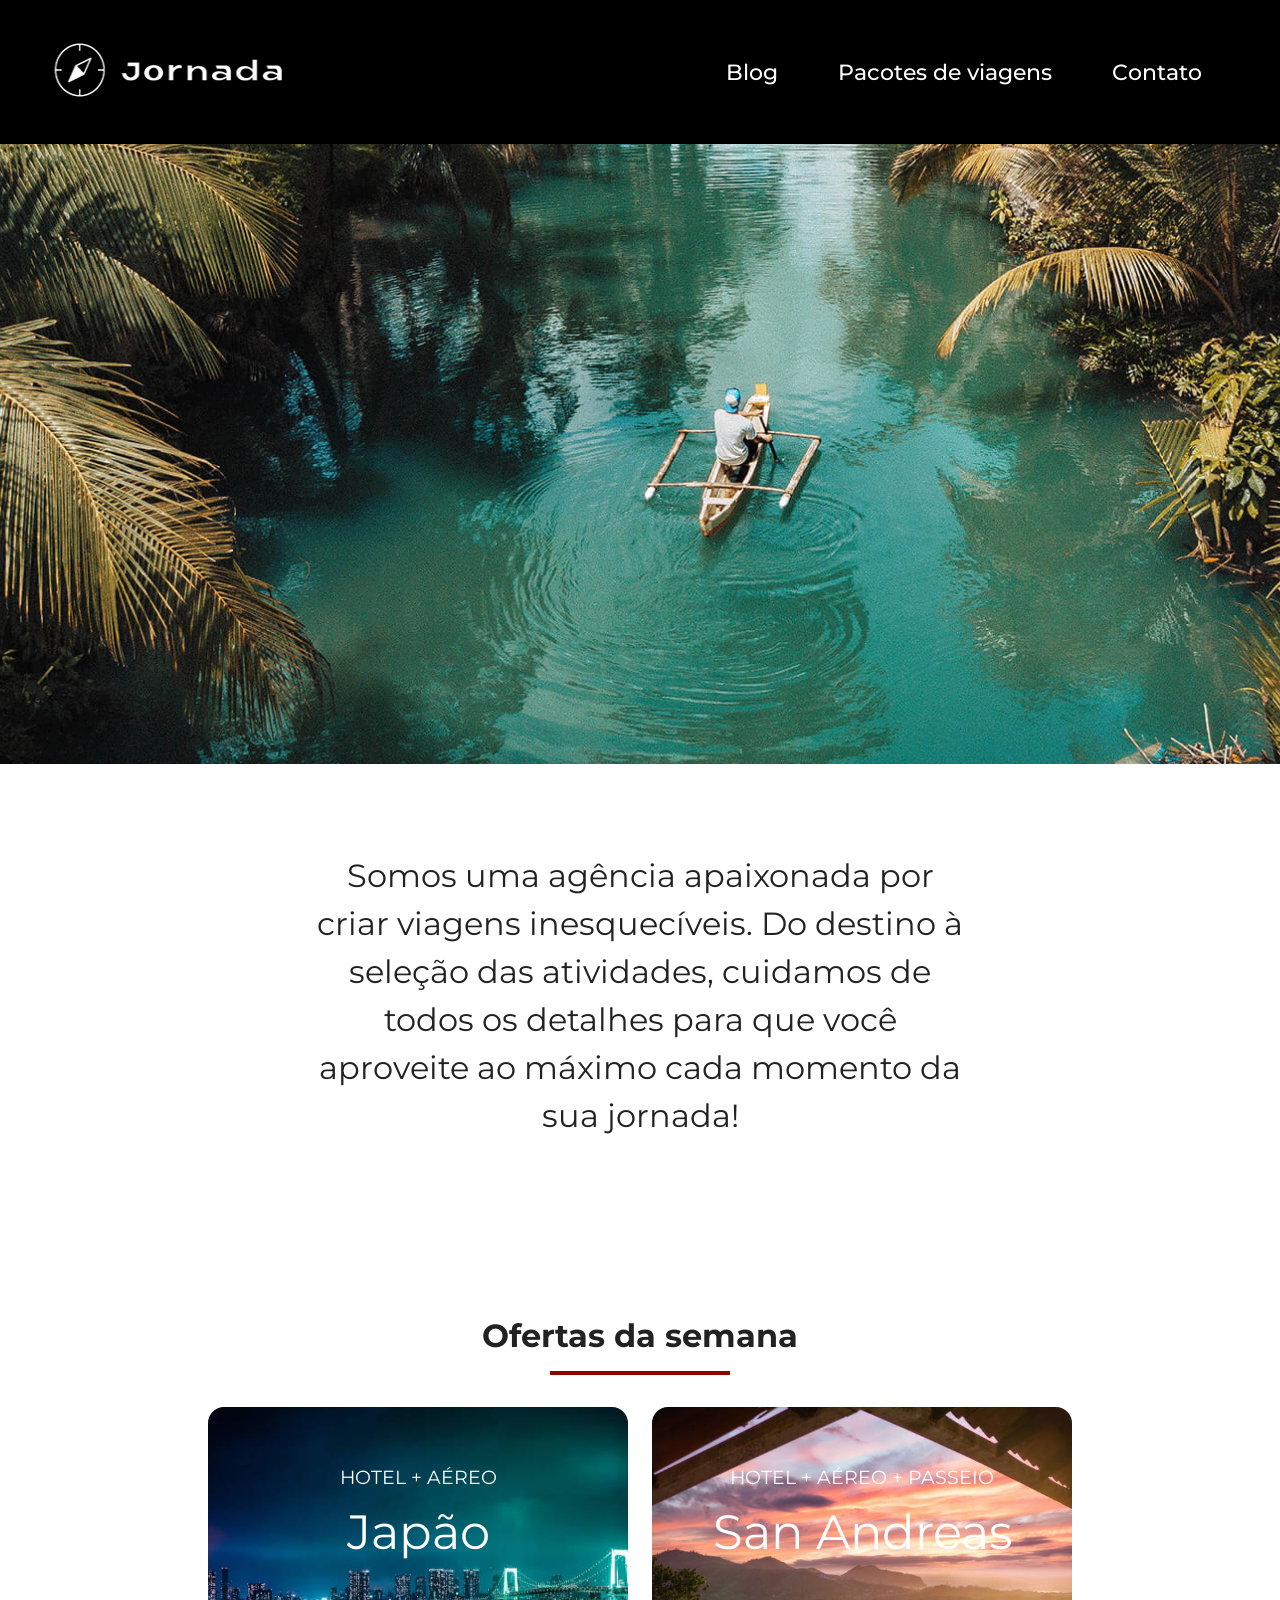
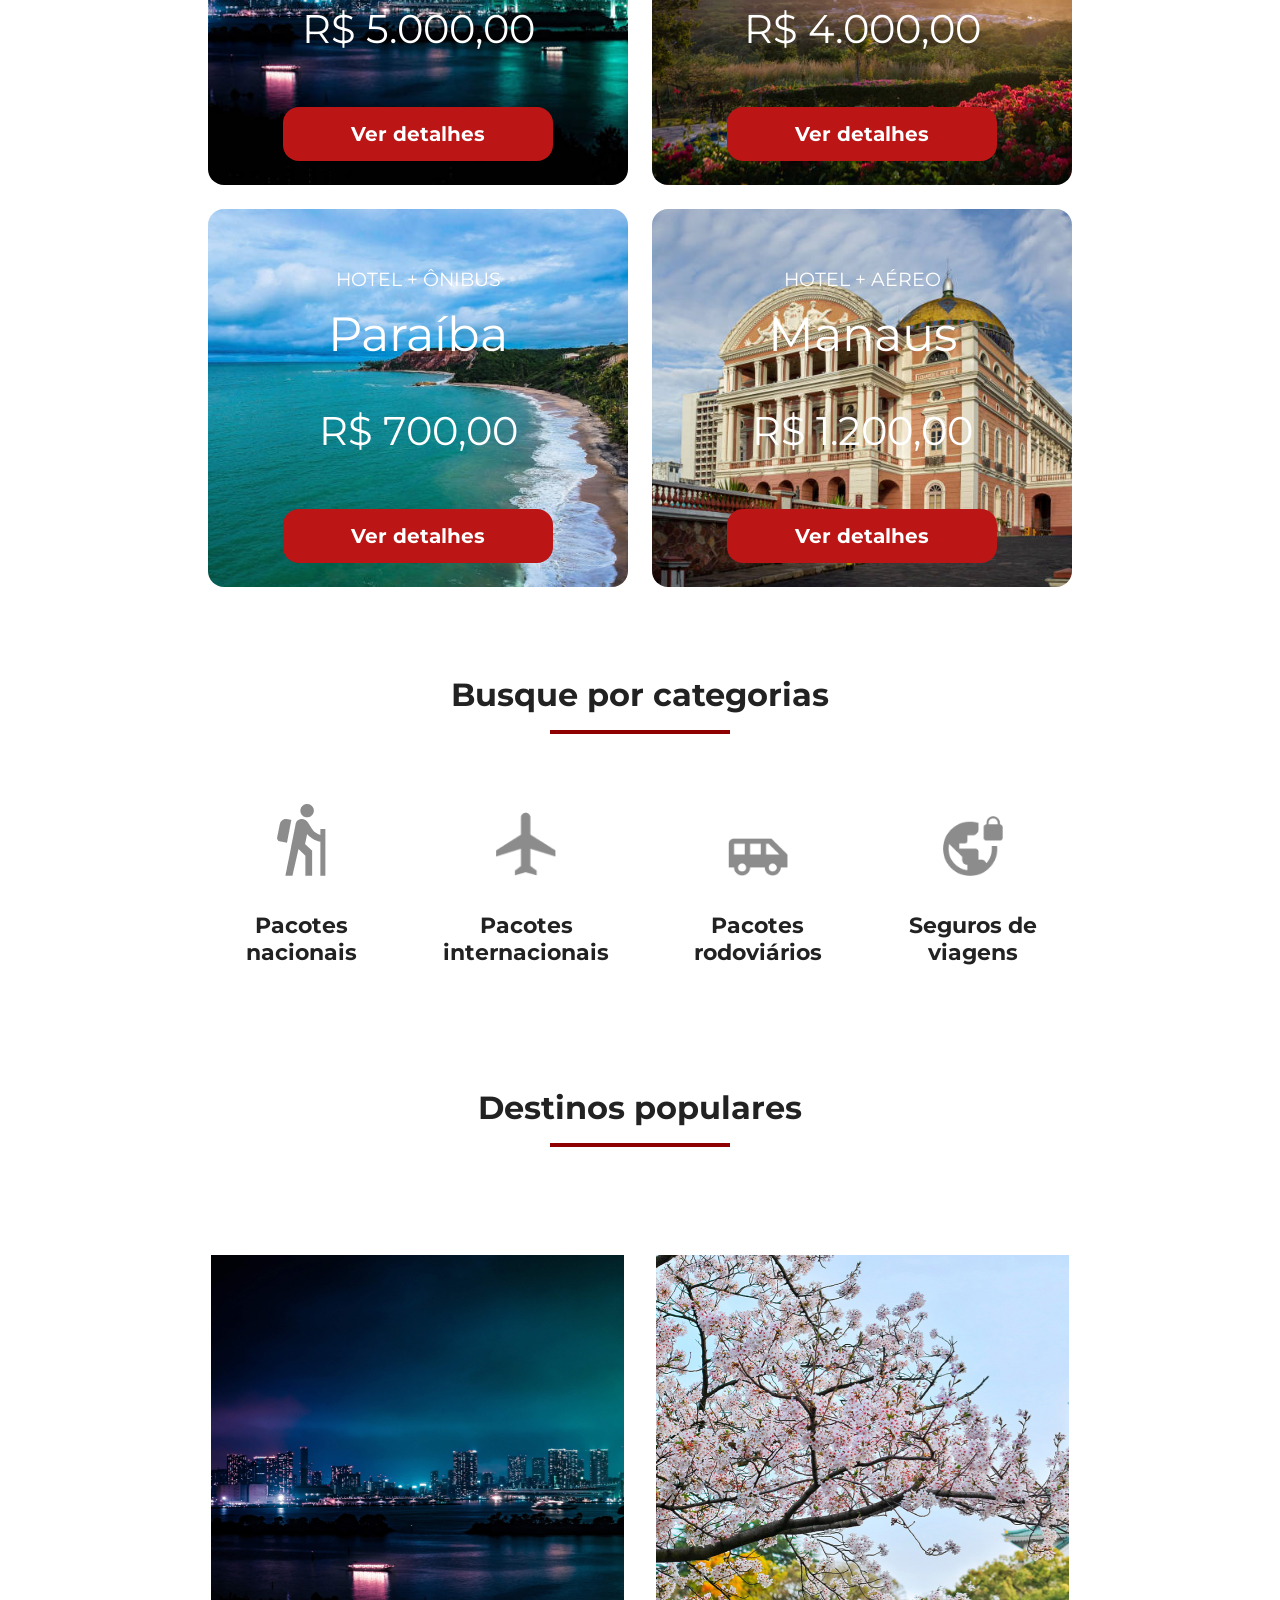
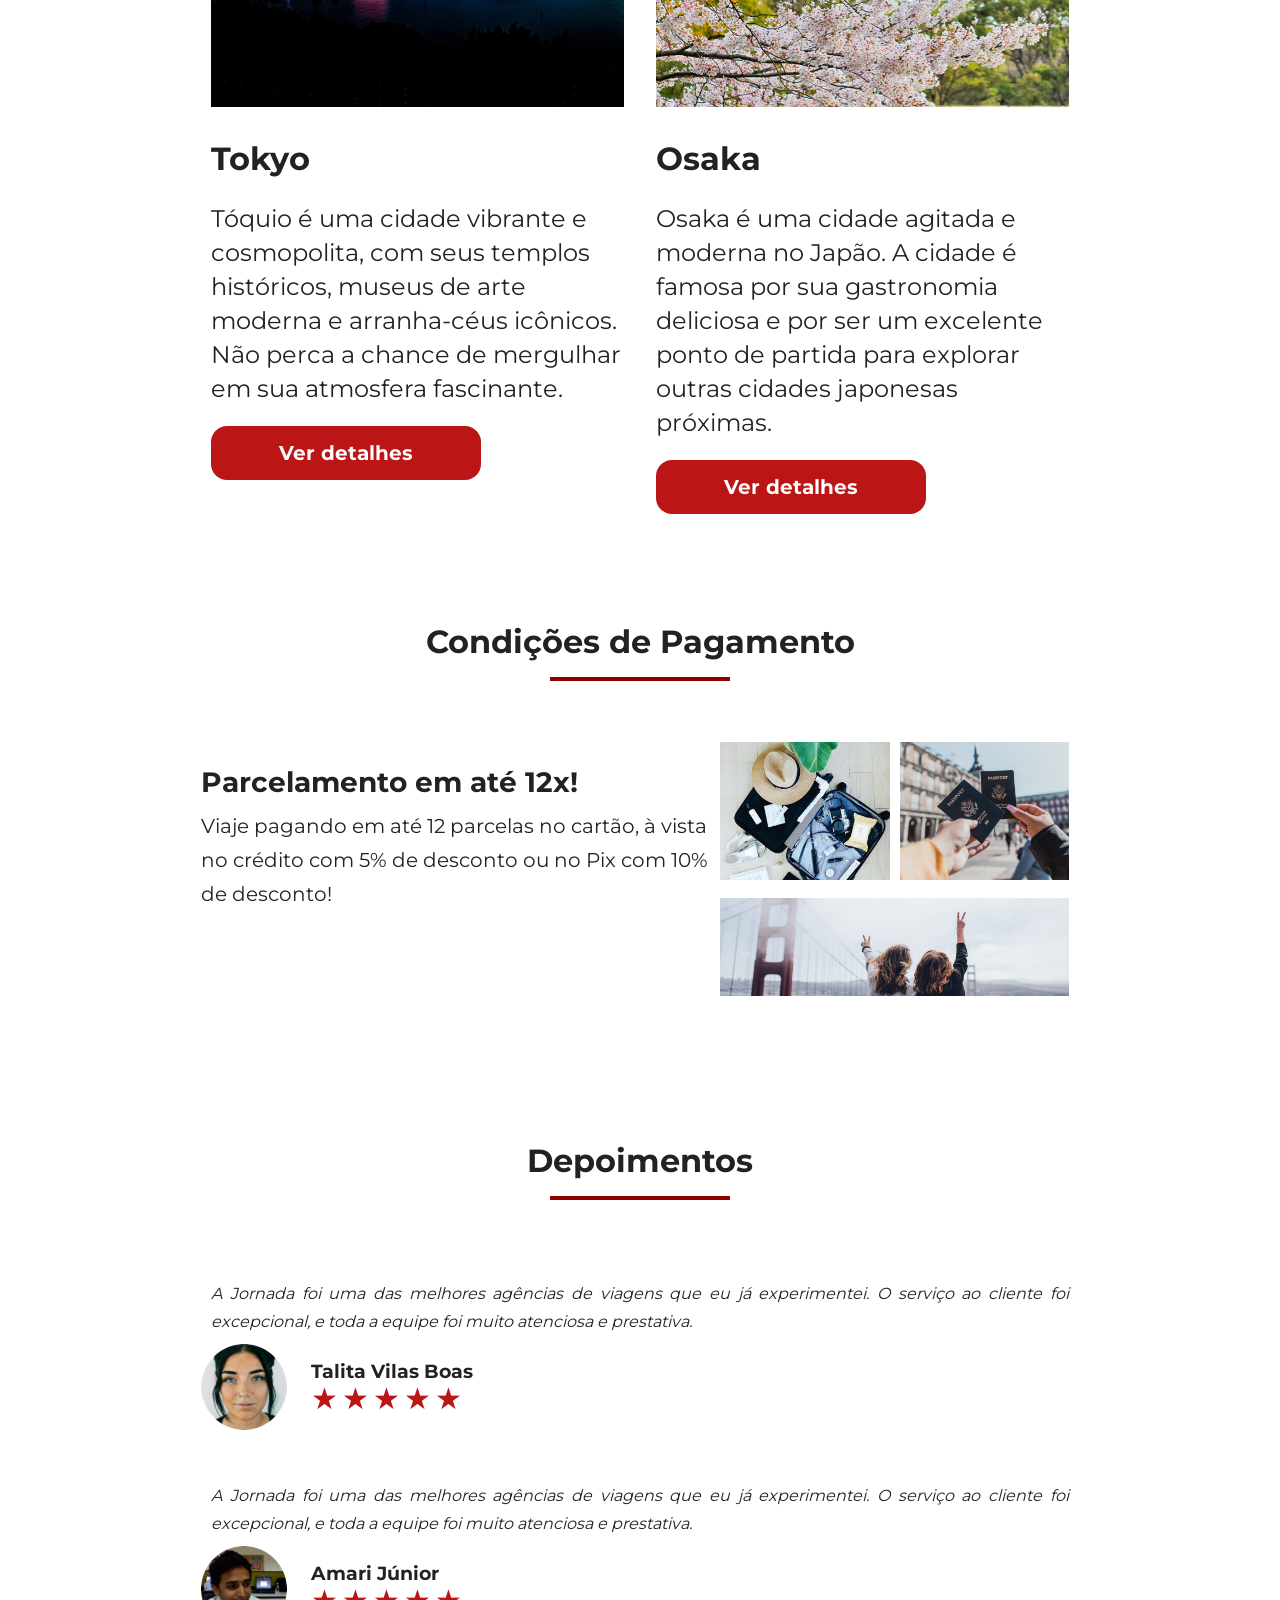
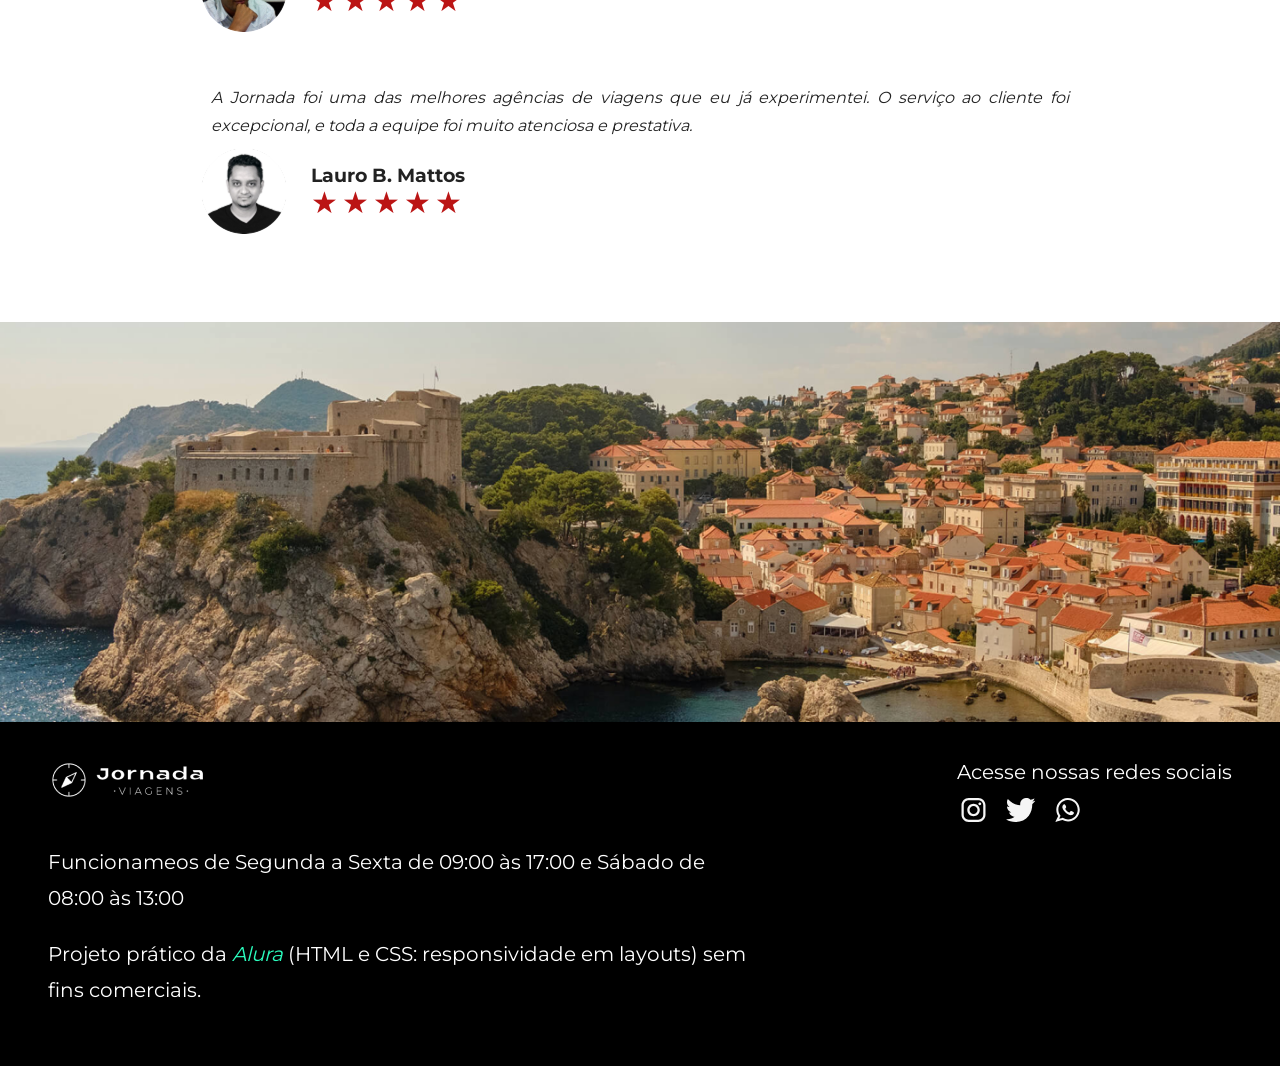
<file: index.html>
<!doctype html>
<html lang="pt-br">
  <head>
    <meta charset="UTF-8" />
    <meta name="viewport" content="width=device-width, initial-scale=1.0" />
    <link rel="stylesheet" href="./assets/css/style.css" />
    <link rel="shortcut icon" href="./favico.svg" type="xml/svg" />
    <meta name="description" content="Agência de viagens especializada em criar experiências inesquecíveis. Oferecemos pacotes personalizados, destinos exclusivos e atendimento excepcional para tornar sua jornada única e memorável." />
    <meta name="og:title" content="Jornada Viagens">
    <meta name="og:description" content="Agência de viagens especializada em criar experiências inesquecíveis. Oferecemos pacotes personalizados, destinos exclusivos e atendimento excepcional para tornar sua jornada única e memorável.">
    <meta name="og:image" content="https://georgene-estevam.github.io/assets/img/logo-footer.png">
    <meta name="og:type" content="website">
    <meta name="og:url" content="https://georgene-estevam.github.io/projeto-jornada-viagnes/">
    <title>Jornada viagens</title>
  </head>
  <body>
    <header class="main-header">
      <a class="logo" href="./index.html" title="Voltar para a página inicial">
        <img
          class="logo-mobile"
          src="./assets/img/bussola-jornada-branco.png"
          alt="Bussola do logo Jornada Viagens"
        />

        <img
          class="logo-desktop"
          src="./assets/img/bussola-texto-jornada-branco.png"
          alt="Logo Jornada Viagens na cor branca"
        />
      </a>

      <div class="hamburguer">
        <img src="./assets/img/menu.png" alt="Menu de navegação" />
      </div>

      <nav class="menu">
        <ul>
          <li>
            <a href="blog.html" title="Acessar Blog">Blog</a>
          </li>
          <li>
            <a href="pacotes-de-viagens.html" title="Acessar Pacotes de viagens"
              >Pacotes de viagens</a
            >
          </li>
          <li><a href="contato.html" title="Acessar Contato">Contato</a></li>
        </ul>
      </nav>
    </header>

    <!--Início da seção de hero-->
    <section class="hero">
      <div class="hero-img"></div>
      <div class="container">
        <h2>Somos uma agência apaixonada por criar viagens inesquecíveis. Do destino
          à seleção das atividades, cuidamos de todos os detalhes para que você
          aproveite ao máximo cada momento da sua jornada!</h2>
      </div>
    </section>
    <!--Fim da seção de hero-->

    <!--Início da seção de ofertas-->
    <section class="offers">
      <div class="container">
        <div class="section-title">
          <h2>Ofertas da semana</h2>
          <hr />
        </div>

        <div class="offers-cards">
          <article class="card japao">
            <header>
              <p class="content-text">Hotel + aéreo</p>
              <h3 class="content-title">Japão</h3>
              <br />
              <span>R$ 5.000,00</span>
            </header>

            <footer>
              <a href="#" class="button">Ver detalhes</a>
            </footer>
          </article>

          <article class="card san-andreas">
            <header>
              <p class="content-text">Hotel + aéreo + passeio</p>
              <h3 class="content-title">San Andreas</h3>
              <br />
              <span>R$ 4.000,00</span>
            </header>

            <footer>
              <a href="#" class="button">Ver detalhes</a>
            </footer>
          </article>

          <article class="card paraiba">
            <header>
              <p class="content-text">Hotel + ônibus</p>
              <h3 class="content-title">Paraíba</h3>
              <br />
              <span>R$ 700,00</span>
            </header>

            <footer>
              <a href="#" class="button">Ver detalhes</a>
            </footer>
          </article>

          <article class="card manaus">
            <header>
              <p class="content-text">Hotel + aéreo</p>
              <h3 class="content-title">Manaus</h3>
              <br />
              <span>R$ 1.200,00</span>
            </header>

            <footer>
              <a href="#" class="button">Ver detalhes</a>
            </footer>
          </article>
        </div>
      </div>
    </section>
    <!--Fim da seção de ofertas-->

    <!--Início da seção de categorias-->
    <section class="categories">
      <div class="container">
        <div class="section-title">
          <h2>Busque por categorias</h2>
          <hr />
        </div>

        <div class="categories-cards">
          <div class="categories-card-link">
            <a href="#">
              <img
                src="./assets/img/icone-caminhada.png"
                alt="Ícone cinza representando uma pessoa fazendo caminhada ou traking"
                title="Busque pela categoria Pacotes nacionais"
              />
              <br />
              <h3 class="content-title">Pacotes nacionais</h3>
            </a>
          </div>

          <div class="categories-card-link">
            <a href="#">
              <img
                src="./assets/img/icone-aviao.png"
                alt="Ícone de avião"
                title="Busque pela categoria Pacotes internacionais"
              />
              <br />
              <h3 class="content-title">Pacotes internacionais</h3>
            </a>
          </div>

          <div class="categories-card-link">
            <a href="#">
              <img
                src="./assets/img/icone-onibus.png"
                alt="Ícone de ônibus"
                title="Busque pela categoria Pacotes rodoviários"
              />
              <br />
              <h3 class="content-title">Pacotes rodoviários</h3>
            </a>
          </div>

          <div class="categories-card-link">
            <a href="#">
              <img
                src="./assets/img/icone-planeta.png"
                alt="Ícone do planeta Terra junto com cadeado representando seguro de viagem"
                title="Busque pela categoria Seguros de viagens"
              />
              <br />
              <h3 class="content-title">Seguros de viagens</h3>
            </a>
          </div>
        </div>
      </div>
    </section>
    <!--Fim da seção de categorias-->

    <!--Início da seção de destinos-->
    <section class="destinations">
      <div class="container">
        <div class="section-title">
          <h2>Destinos populares</h2>
          <hr />
        </div>

        <div class="destinations-items">
          <article class="item">
            <header>
              <div class="img-item tokyo"></div>
              <h3 class="content-title">Tokyo</h3>
            </header>
            <p class="content-text">
              Tóquio é uma cidade vibrante e cosmopolita, com seus templos
              históricos, museus de arte moderna e arranha-céus icônicos. Não
              perca a chance de mergulhar em sua atmosfera fascinante.
            </p>

            <footer>
              <a href="#" class="button">Ver detalhes</a>
            </footer>
          </article>

          <article class="item">
            <header>
              <div class="img-item osaka"></div>
              <h3 class="content-title">Osaka</h3>
            </header>
            <p class="content-text">
              Osaka é uma cidade agitada e moderna no Japão. A cidade é famosa por
              sua gastronomia deliciosa e por ser um excelente ponto de partida
              para explorar outras cidades japonesas próximas.
            </p>

            <footer>
              <a href="#" class="button">Ver detalhes</a>
            </footer>
          </article>
        </div>
      </div>
    </section>
    <!--Fim da seção de destinos-->

    <!--Início da seção de pagamentos-->
    <section class="payments">
      <div class="container">
        <div class="section-title">
          <h2>Condições de Pagamento</h2>
          <hr />
        </div>

        <div class="content-container">
          <div class="text-content">
            <h3 class="content-title">Parcelamento em até 12x!</h3>
            <p class="content-text">Viaje pagando em até 12 parcelas no cartão, à vista no crédito com
              5% de desconto ou no Pix com 10% de desconto!</p>
          </div>

          <div class="image-gallery">
            <div class="image bag"></div>
            <div class="image passport"></div>
            <div class="image people colspan-2"></div>
          </div>
        </div>
      </div>
    </section>
    <!--Fim da seção de pagamentos-->

    <!--Início da seção de depoimentos-->
    <section class="testimonials">
      <div class="container">
        <div class="section-title">
          <h2>Depoimentos</h2>
          <hr />
        </div>

        <div class="testimonials-container">
          <article>
            <header>
              <p>A Jornada foi uma das melhores agências de viagens que eu já experimentei. O serviço ao cliente foi excepcional, e toda a equipe foi muito atenciosa e prestativa.</p>
            </header>

            <footer>
              <img src="./assets/img/avatar-talita.png" alt="imagem de perfil da avaliação do cliente citada acima">
              <div class="profile-content">
                <h3>Talita Vilas Boas</h3>
                <div class="rating">
                  <span class="star">★</span>
                  <span class="star">★</span>
                  <span class="star">★</span>
                  <span class="star">★</span>
                  <span class="star">★</span>
                </div>
              </div>
            </footer>
          </article>

          <article>
            <header>
              <p>A Jornada foi uma das melhores agências de viagens que eu já experimentei. O serviço ao cliente foi excepcional, e toda a equipe foi muito atenciosa e prestativa.</p>
            </header>

            <footer>
              <img src="./assets/img/avatar-amari.png" alt="imagem de perfil da avaliação do cliente citada acima">
              <div class="profile-content">
                <h3>Amari Júnior</h3>
                <div class="rating">
                  <span class="star">★</span>
                  <span class="star">★</span>
                  <span class="star">★</span>
                  <span class="star">★</span>
                  <span class="star">★</span>
                </div>
              </div>
            </footer>
          </article>

          <article>
            <header>
              <p>A Jornada foi uma das melhores agências de viagens que eu já experimentei. O serviço ao cliente foi excepcional, e toda a equipe foi muito atenciosa e prestativa.</p>
            </header>

            <footer>
              <img src="./assets/img/avatar-lauro.png" alt="imagem de perfil da avaliação do cliente citada acima">
              <div class="profile-content">
                <h3>Lauro B. Mattos</h3>
                <div class="rating">
                  <span class="star">★</span>
                  <span class="star">★</span>
                  <span class="star">★</span>
                  <span class="star">★</span>
                  <span class="star">★</span>
                </div>
              </div>
            </footer>
          </article>
        </div>
      </div>
    </section>
    <!--Fim da seção de depoimentos-->

    <!--Início do bottom-hero-->
    <section class="bottom-hero">
      <div class="hero-img"></div>
    </section>
    <!--Fim do bottom-hero-->
    
    <!--Início do footer-->
    <footer>
      <div class="footer-content">
        <div class="footer-content-wrapper">
          <a href="./index.html"><img src="./assets/img/logo-footer.png" alt="Logo Jornada viagem" title="Voltar para a página inicial"></a>
          
          <p>Funcionameos de Segunda a Sexta de 09:00 às 17:00 e Sábado de 08:00 às 13:00</p>
          <p>Projeto prático da <a href="https://www.alura.com.br" target="_blank" rel="noopener noreferrer">Alura</a> (HTML e CSS: responsividade em layouts) sem fins comerciais.</p>
        </div>
        
        <div class="social-media" rel="noopener noreferrer">
          <p>Acesse nossas redes sociais</p>
          <a href="#" target="_blank">
            <img src="./assets/img/icone-instagram.svg" alt="Ícone do Instagram" title="Acesse o Instagram da Jornada Viagem">
          </a>
          <a href="#" target="_blank" rel="noopener noreferrer">
            <img src="./assets/img/icone-twitter.svg" alt="Ícone do twitter" title="Acesse o twitter da Jornada Viagem">
          </a>
          <a href="#" target="_blank" rel="noopener noreferrer">
            <img src="./assets/img/icone-whatsapp.svg" alt="Ícone do WhatsApp" title="Acesse o WhatsApp da Jornada Viagem">
          </a>
        </div>
      </div>
    </footer>
    <!--Fim do footer-->
    <script src="./menu_mobile.js"></script>
  </body>
</html>
</file>
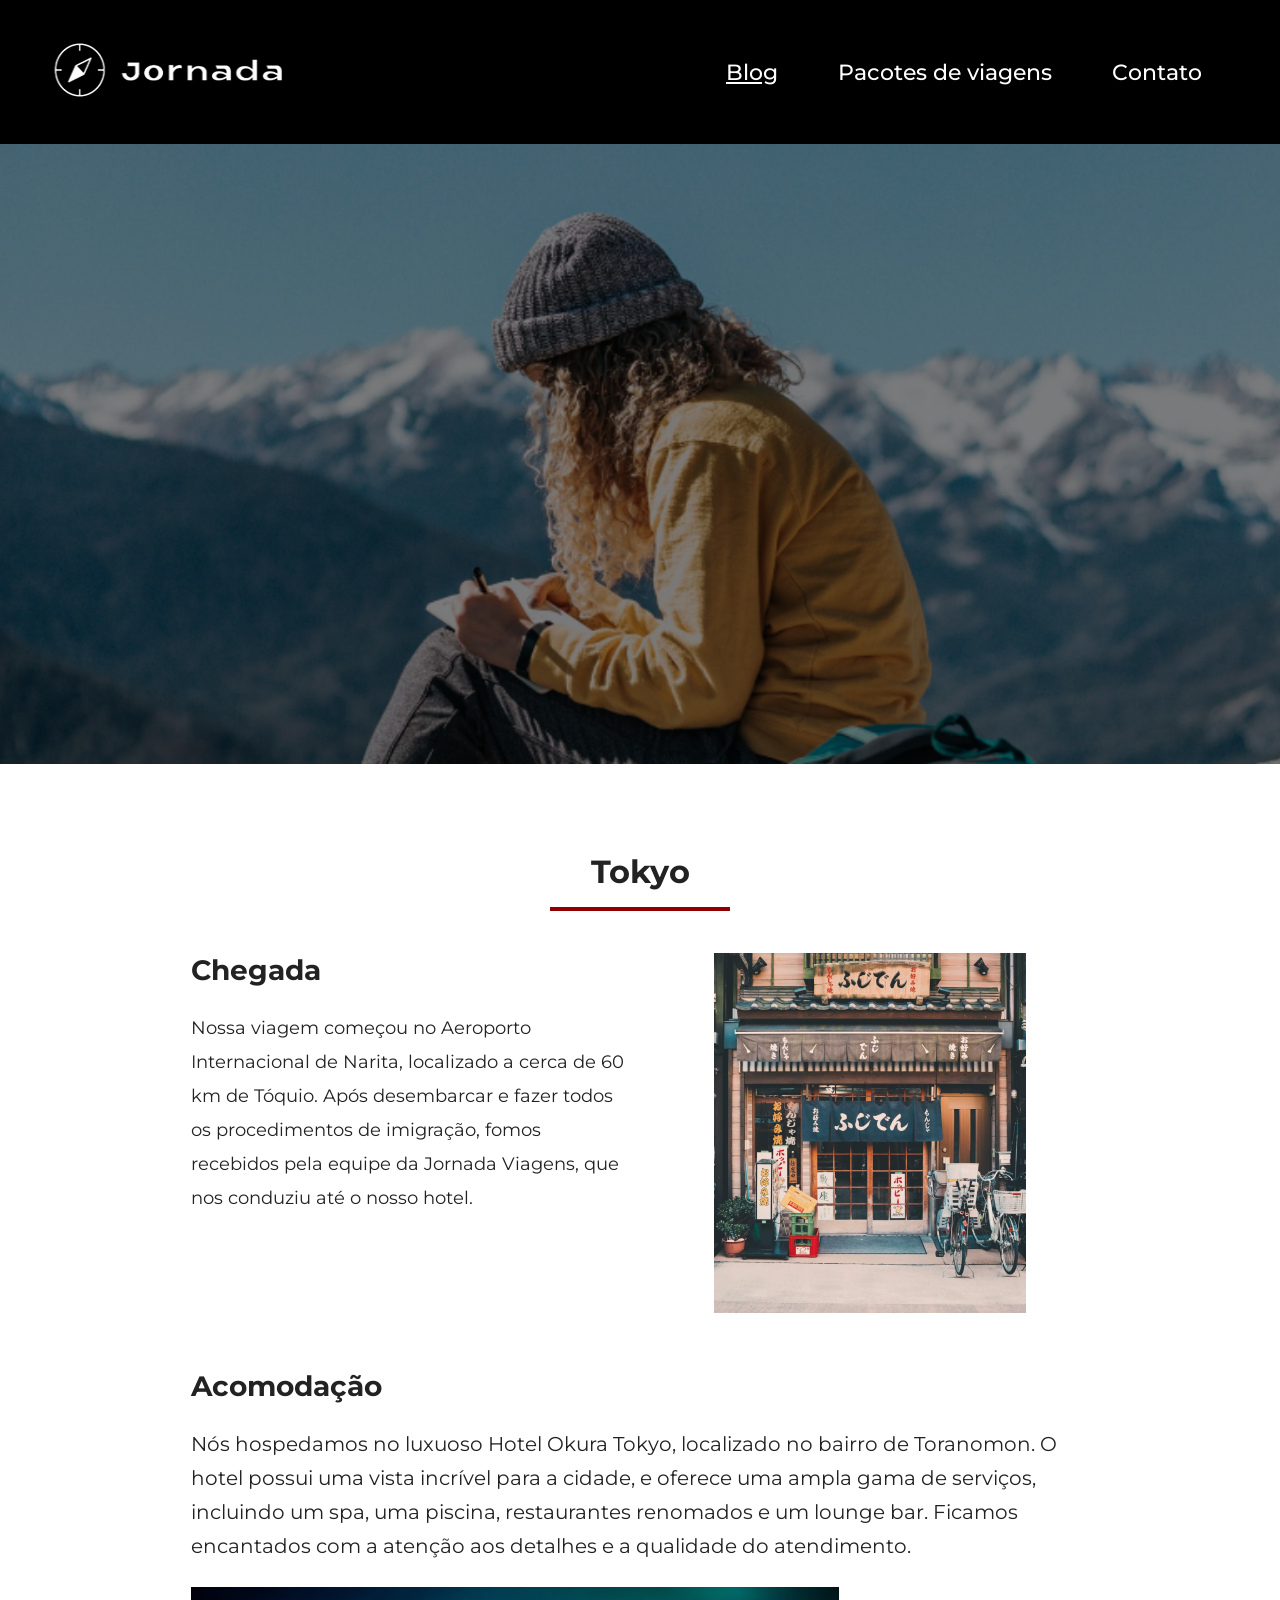
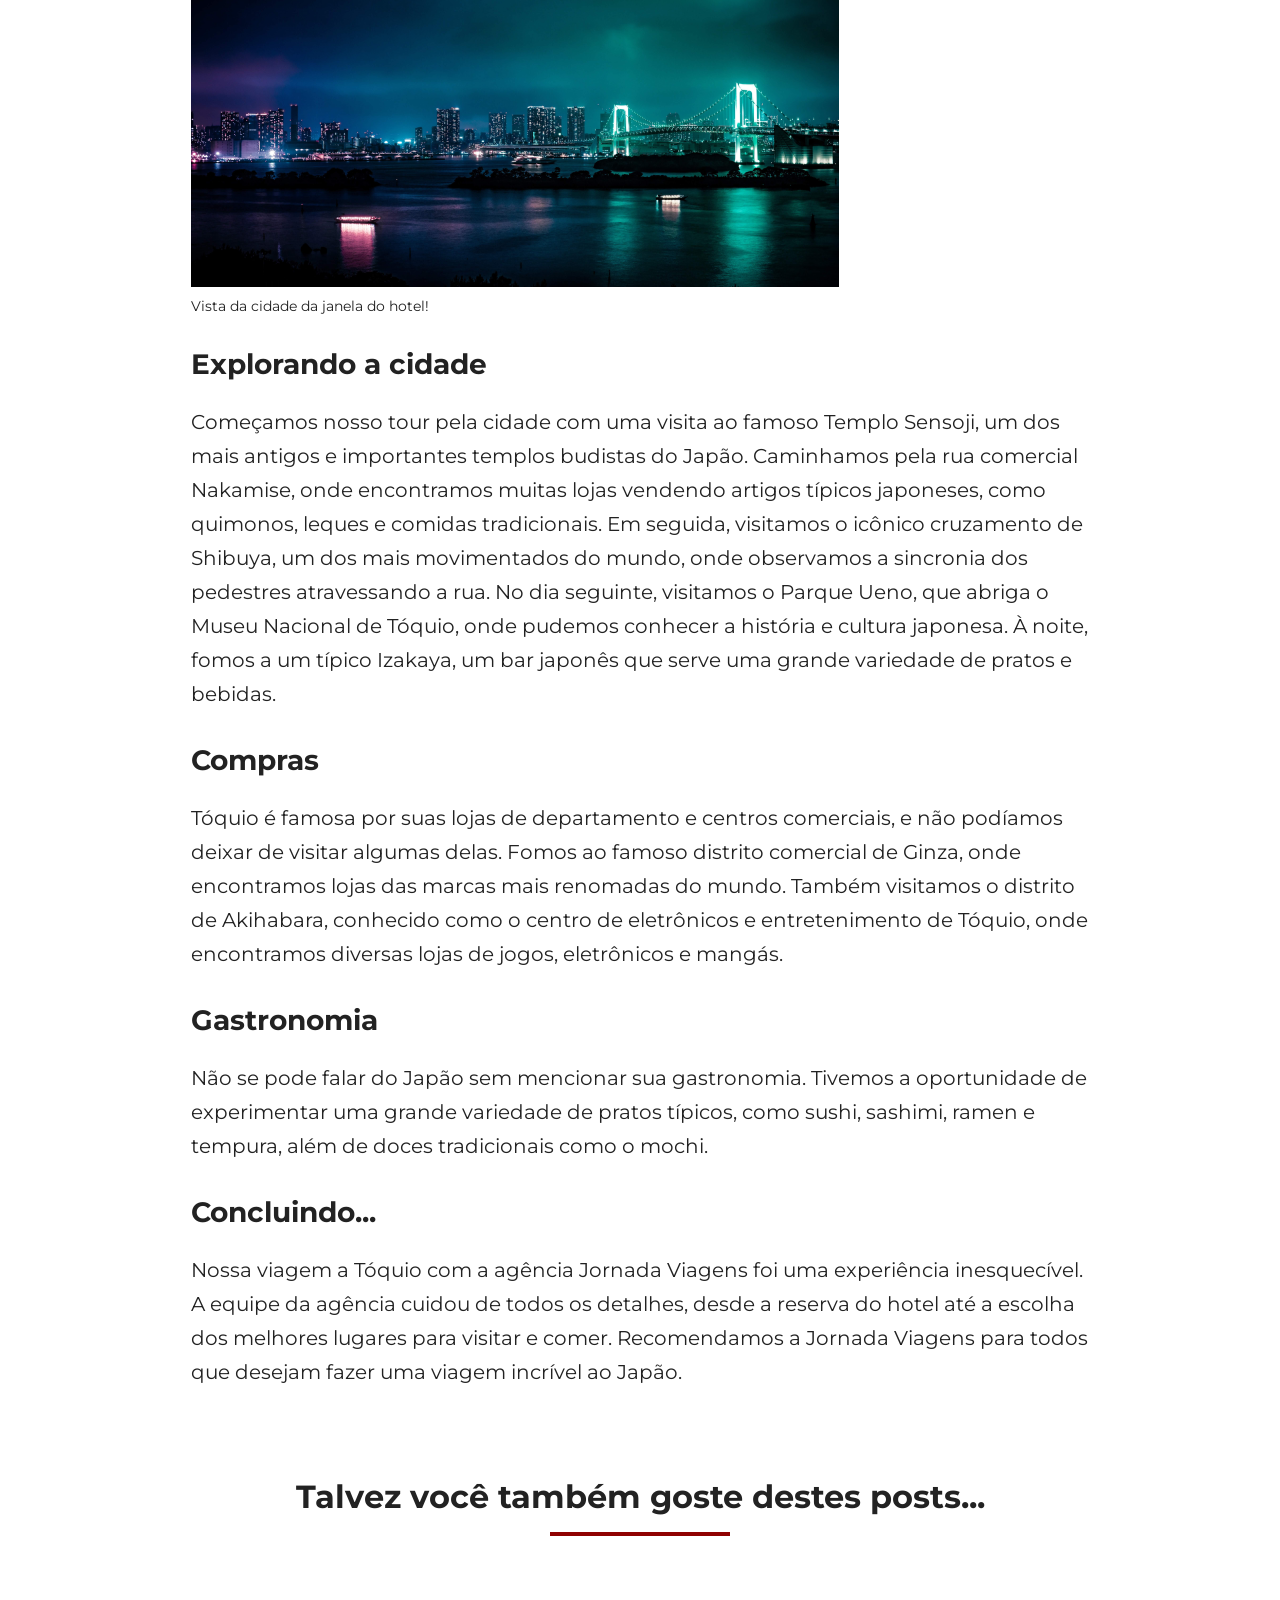
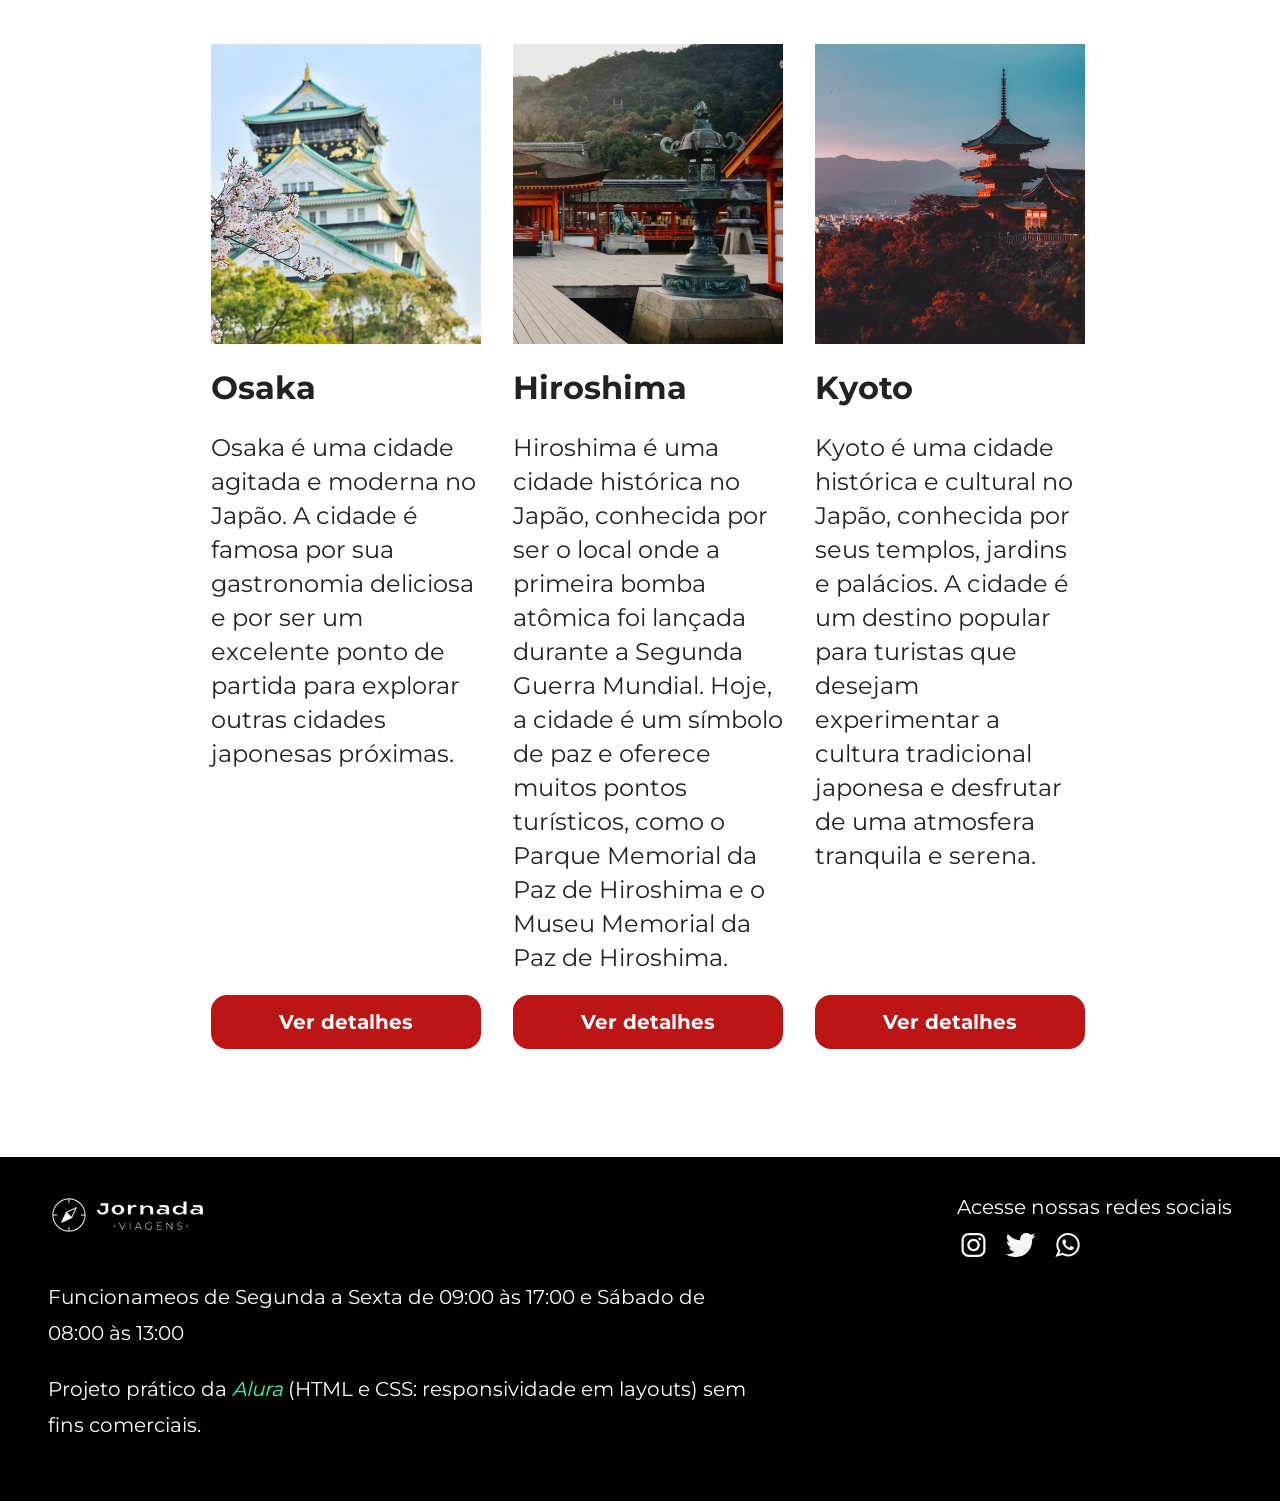
<file: blog.html>
<!doctype html>
<html lang="pt-br">
  <head>
    <meta charset="UTF-8" />
    <meta name="viewport" content="width=device-width, initial-scale=1.0" />
    <link rel="stylesheet" href="./assets/css/style.css" />
    <link rel="shortcut icon" href="./favico.svg" type="xml/svg" />
    <meta
      name="description"
      content="Conheça o blog da nossa agência de viagens especializada em criar experiências inesquecíveis. Oferecemos pacotes personalizados, destinos exclusivos e atendimento excepcional para tornar sua jornada única e memorável."
    />
    <title>Blog - Jornada Viagens</title>
  </head>
  <body>
    <header class="main-header">
      <a class="logo" href="./index.html" title="Voltar para a página inicial">
        <img
          class="logo-mobile"
          src="./assets/img/bussola-jornada-branco.png"
          alt="Bussola do logo Jornada Viagens"
        />

        <img
          class="logo-desktop"
          src="./assets/img/bussola-texto-jornada-branco.png"
          alt="Logo Jornada Viagens na cor branca"
        />
      </a>

      <div class="hamburguer">
        <img src="./assets/img/menu.png" alt="Menu de navegação" />
      </div>

      <nav class="menu">
        <ul>
          <li>
            <a href="blog.html" class="active" title="Acessar Blog">Blog</a>
          </li>
          <li>
            <a href="pacotes-de-viagens.html" title="Acessar Pacotes de viagens"
              >Pacotes de viagens</a
            >
          </li>
          <li><a href="contato.html" title="Acessar Contato">Contato</a></li>
        </ul>
      </nav>
    </header>

    <!--Início da seção de hero-->
    <section class="blog hero">
      <div class="hero-img">
        <div class="hero-content"></div>
      </div>
    </section>
    <!--Fim da seção de hero-->

    <!--Início da seção de about country-->
    <section class="about-coutry">
      <div class="section-title">
        <h2>Tokyo</h2>
        <hr />
      </div>

      <div class="container">
        <article class="blog-post col-2">
          <div class="wrapper">
            <h3 class="content-title">Chegada</h3>
            <p class="content-text">
              Nossa viagem começou no Aeroporto Internacional de Narita,
              localizado a cerca de 60 km de Tóquio. Após desembarcar e fazer
              todos os procedimentos de imigração, fomos recebidos pela equipe da
              Jornada Viagens, que nos conduziu até o nosso hotel.
            </p>
          </div>

          <div class="post-image colspan-2 tokyo-1"></div>
        </article>

        <article class="blog-post">
          <h3 class="content-title">Acomodação</h3>
          <p class="content-text">
            Nós hospedamos no luxuoso Hotel Okura Tokyo, localizado no bairro de
            Toranomon. O hotel possui uma vista incrível para a cidade, e
            oferece uma ampla gama de serviços, incluindo um spa, uma piscina,
            restaurantes renomados e um lounge bar. Ficamos encantados com a
            atenção aos detalhes e a qualidade do atendimento.
          </p>

          <figure>
            <div class="post-image tokyo"></div>
            <figcaption>Vista da cidade da janela do hotel!</figcaption>
          </figure>
        </article>

        <article>
          <h3 class="content-title">Explorando a cidade</h3>
          <p class="content-text">
            Começamos nosso tour pela cidade com uma visita ao famoso Templo
            Sensoji, um dos mais antigos e importantes templos budistas do
            Japão. Caminhamos pela rua comercial Nakamise, onde encontramos
            muitas lojas vendendo artigos típicos japoneses, como quimonos,
            leques e comidas tradicionais. Em seguida, visitamos o icônico
            cruzamento de Shibuya, um dos mais movimentados do mundo, onde
            observamos a sincronia dos pedestres atravessando a rua. No dia
            seguinte, visitamos o Parque Ueno, que abriga o Museu Nacional de
            Tóquio, onde pudemos conhecer a história e cultura japonesa. À
            noite, fomos a um típico Izakaya, um bar japonês que serve uma
            grande variedade de pratos e bebidas.
          </p>
        </article>

        <article>
          <h3 class="content-title">Compras</h3>
          <p class="content-text">
            Tóquio é famosa por suas lojas de departamento e centros comerciais,
            e não podíamos deixar de visitar algumas delas. Fomos ao famoso
            distrito comercial de Ginza, onde encontramos lojas das marcas mais
            renomadas do mundo. Também visitamos o distrito de Akihabara,
            conhecido como o centro de eletrônicos e entretenimento de Tóquio,
            onde encontramos diversas lojas de jogos, eletrônicos e mangás.
          </p>
        </article>

        <article>
          <h3 class="content-title">Gastronomia</h3>
          <p class="content-text">
            Não se pode falar do Japão sem mencionar sua gastronomia. Tivemos a
            oportunidade de experimentar uma grande variedade de pratos típicos,
            como sushi, sashimi, ramen e tempura, além de doces tradicionais
            como o mochi.
          </p>
        </article>

        <article>
          <h3 class="content-title">Concluindo...</h3>
          <p class="content-text">
            Nossa viagem a Tóquio com a agência Jornada Viagens foi uma experiência inesquecível. A equipe da agência cuidou de todos os detalhes, desde a reserva do hotel até a escolha dos melhores lugares para visitar e comer. Recomendamos a Jornada Viagens para todos que desejam fazer uma viagem incrível ao Japão.
          </p>
        </article>
      </div>
    </section>
    <!--Fim da seção de about country-->

    <!--Início da seção de destinos-->
    <section class="destinations">
      <div class="container">
        <div class="section-title">
          <h2>Talvez você também goste destes posts...</h2>
          <hr />
        </div>

        <div class="destinations-items">
          <article class="blog item">
            <header>
              <div class="img-item osaka"></div>
              <h3 class="content-title">Osaka</h3>
            </header>
            <footer>
              <p class="content-text">
                Osaka é uma cidade agitada e moderna no Japão. A cidade é famosa por
                sua gastronomia deliciosa e por ser um excelente ponto de partida
                para explorar outras cidades japonesas próximas.
              </p>

            
              <a href="#" class="button">Ver detalhes</a>
            </footer>
          </article>

          <article class="blog item">
            <header>
              <div class="img-item hiroshima"></div>
              <h3 class="content-title">Hiroshima</h3>
            </header>
            <footer>
              <p class="content-text">
                Hiroshima é uma cidade histórica no Japão, conhecida por ser o
                local onde a primeira bomba atômica foi lançada durante a Segunda
                Guerra Mundial. Hoje, a cidade é um símbolo de paz e oferece
                muitos pontos turísticos, como o Parque Memorial da Paz de
                Hiroshima e o Museu Memorial da Paz de Hiroshima.
              </p>

            
              <a href="#" class="button">Ver detalhes</a>
            </footer>
          </article>

          <article class="blog item">
            <header>
              <div class="img-item kyoto"></div>
              <h3 class="content-title">Kyoto</h3>
            </header>
            <footer>
              <p class="content-text">
                Kyoto é uma cidade histórica e cultural no Japão, conhecida por seus
                templos, jardins e palácios. A cidade é um destino popular para
                turistas que desejam experimentar a cultura tradicional japonesa e
                desfrutar de uma atmosfera tranquila e serena.
              </p>

            
              <a href="#" class="button">Ver detalhes</a>
            </footer>
          </article>
        </div>
      </div>
    </section>
    <!--Fim da seção de destinos-->

    <!--Início do footer-->
    <footer>
      <div class="footer-content">
        <div class="footer-content-wrapper">
          <a href="./index.html"><img src="./assets/img/logo-footer.png" alt="Logo Jornada viagem" title="Voltar para a página inicial"></a>
          
          <p>Funcionameos de Segunda a Sexta de 09:00 às 17:00 e Sábado de 08:00 às 13:00</p>
          <p>Projeto prático da <a href="https://www.alura.com.br" target="_blank" rel="noopener noreferrer">Alura</a> (HTML e CSS: responsividade em layouts) sem fins comerciais.</p>
        </div>
        
        <div class="social-media" rel="noopener noreferrer">
          <p>Acesse nossas redes sociais</p>
          <a href="#" target="_blank">
            <img src="./assets/img/icone-instagram.svg" alt="Ícone do Instagram" title="Acesse o Instagram da Jornada Viagem">
          </a>
          <a href="#" target="_blank" rel="noopener noreferrer">
            <img src="./assets/img/icone-twitter.svg" alt="Ícone do twitter" title="Acesse o twitter da Jornada Viagem">
          </a>
          <a href="#" target="_blank" rel="noopener noreferrer">
            <img src="./assets/img/icone-whatsapp.svg" alt="Ícone do WhatsApp" title="Acesse o WhatsApp da Jornada Viagem">
          </a>
        </div>
      </div>
    </footer>
    <!--Fim do footer-->
    <script src="./menu_mobile.js"></script>
  </body>
</html>
</file>
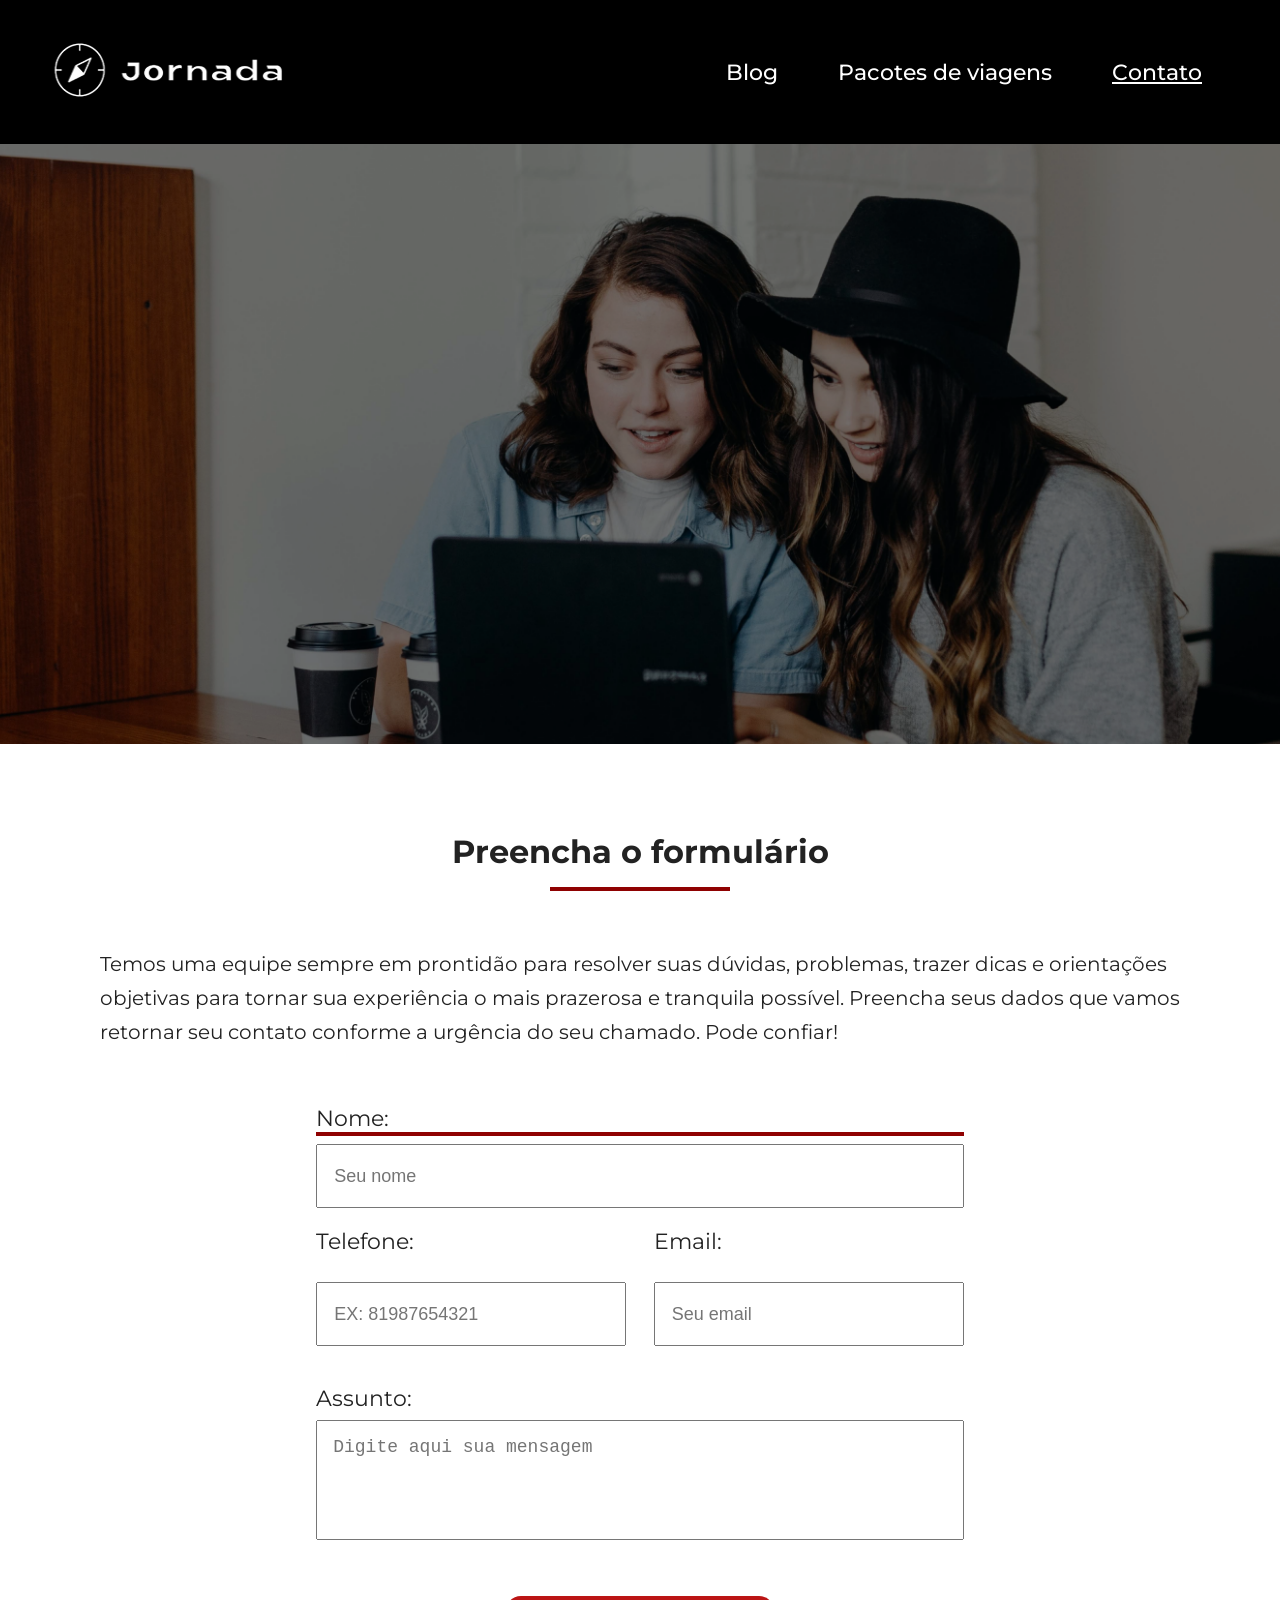
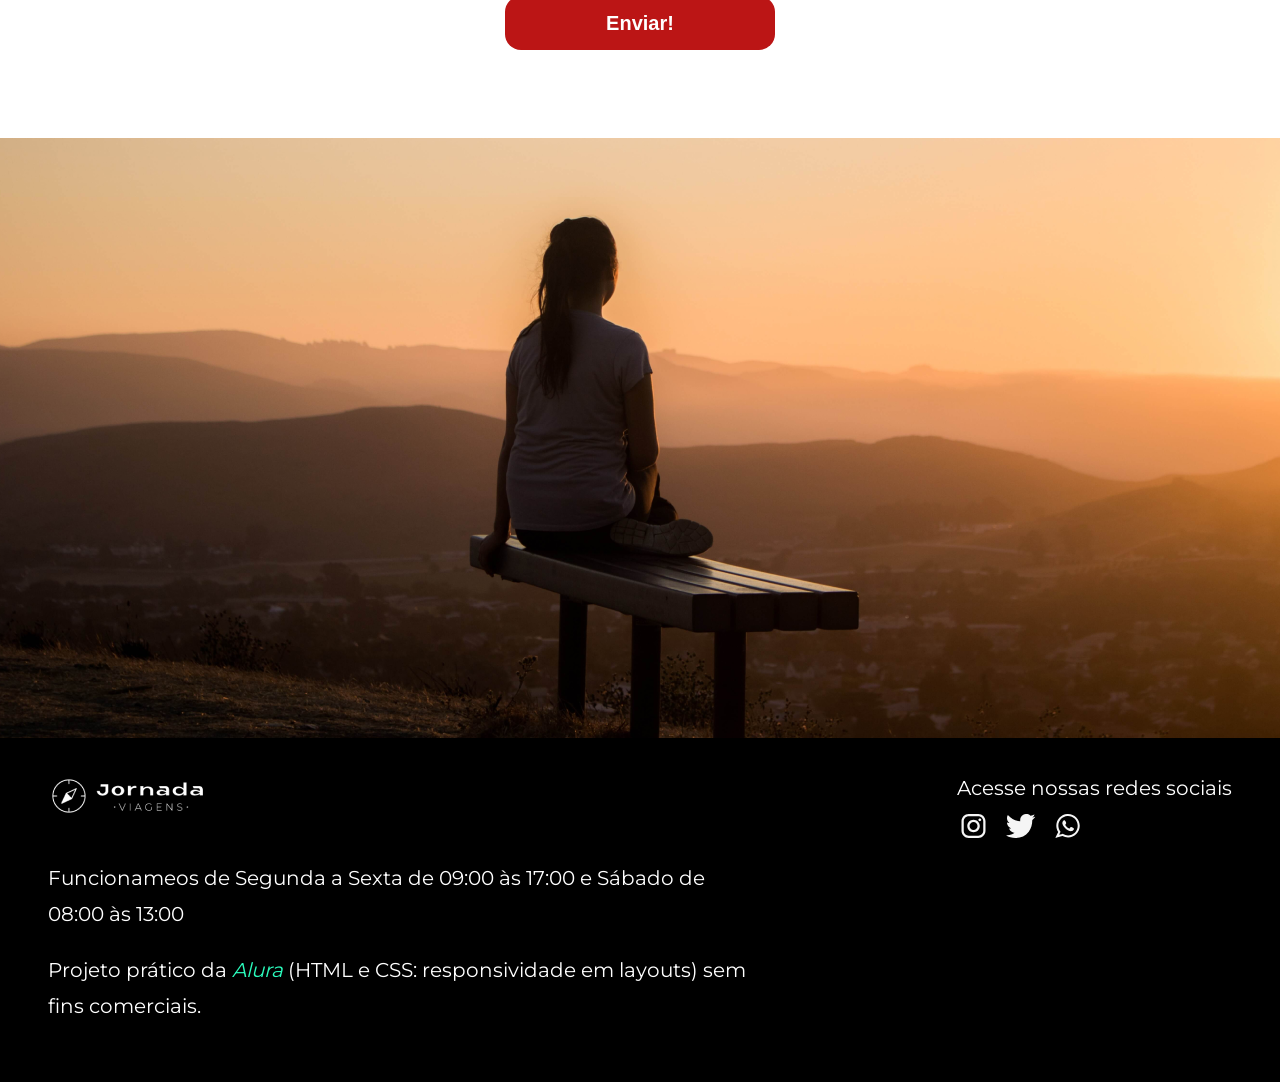
<file: contato.html>
<!doctype html>
<html lang="pt-br">
  <head>
    <meta charset="UTF-8" />
    <meta name="viewport" content="width=device-width, initial-scale=1.0" />
    <link rel="stylesheet" href="./assets/css/style.css" />
    <link rel="shortcut icon" href="./favico.svg" type="xml/svg" />
    <meta
      name="description"
      content="Entre em contato com a nossa agência de viagens especializada em criar experiências inesquecíveis. Oferecemos pacotes personalizados, destinos exclusivos e atendimento excepcional para tornar sua jornada única e memorável."
    />
    <title>Contato</title>
  </head>
  <body>
    <header class="main-header">
      <a class="logo" href="./index.html" title="Voltar para a página inicial">
        <img
          class="logo-mobile"
          src="./assets/img/bussola-jornada-branco.png"
          alt="Bussola do logo Jornada Viagens"
        />

        <img
          class="logo-desktop"
          src="./assets/img/bussola-texto-jornada-branco.png"
          alt="Logo Jornada Viagens na cor branca"
        />
      </a>

      <div class="hamburguer">
        <img src="./assets/img/menu.png" alt="Menu de navegação" />
      </div>

      <nav class="menu">
        <ul>
          <li>
            <a href="blog.html" title="Acessar Blog">Blog</a>
          </li>
          <li>
            <a href="pacotes-de-viagens.html" title="Acessar Pacotes de viagens">Pacotes de viagens</a>
          </li>
          <li><a href="contato.html" class="active" title="Acessar Contato">Contato</a></li>
        </ul>
      </nav>
    </header>

    <!--Início da seção de hero-->
    <section class="contact hero">
      <div class="hero-img">
        <div class="hero-content"></div>
      </div>
    </section>
    <!--Fim da seção de hero-->

    <!--Início da seção de formulário-->
    <section class="contact form">
      <div class="section-title">
        <h2>Preencha o formulário</h2>
        <hr />

        <p class="content-text">
          Temos uma equipe sempre em prontidão para resolver suas dúvidas,
          problemas, trazer dicas e orientações objetivas para tornar sua
          experiência o mais prazerosa e tranquila possível. Preencha seus
          dados que vamos retornar seu contato conforme a urgência do seu
          chamado. Pode confiar!
        </p>
      </div>

      <div class="form-content">
        <form action="#" method="post">
          <label for="name">Nome:</label><br />
          <hr>
          <input class="input-form" type="text" id="name" name="name" placeholder="Seu nome" required /><br />

          <div class="input-group">
            <div class="input-group-1">
              <label for="phone" id="label-phone">Telefone:</label><br />
              <input class="input-form" type="tel" id="phone" name="phone" pattern="[0-9]{11}" placeholder="EX: 81987654321" required /><br />
            </div>

            <div class="input-group-2">
              <label for="email" id="label-email">Email:</label> <br />
              <input class="input-form" type="email" id="email" name="email" placeholder="Seu email" required /><br />
            </div>
          </div>

          <label for="message">Assunto:</label><br />
          <textarea id="message" name="message" placeholder="Digite aqui sua mensagem" rows="5" required></textarea><br />

          <button class="button" type="submit">Enviar!</button>
        </form>
        </div>
    </section>
    <!--Fim da seção de formulário-->

    <!--Início do bottom-hero-->
    <section class="contact bottom-hero">
      <div class="hero-img"></div>
    </section>
    <!--Fim do bottom-hero-->

    <!--Início do footer-->
    <footer>
      <div class="footer-content">
        <div class="footer-content-wrapper">
          <a href="./index.html"
            ><img
              src="./assets/img/logo-footer.png"
              alt="Logo Jornada viagem"
              title="Voltar para a página inicial"
          /></a>

          <p>
            Funcionameos de Segunda a Sexta de 09:00 às 17:00 e Sábado de 08:00
            às 13:00
          </p>
          <p>
            Projeto prático da
            <a
              href="https://www.alura.com.br"
              target="_blank"
              rel="noopener noreferrer"
              >Alura</a
            >
            (HTML e CSS: responsividade em layouts) sem fins comerciais.
          </p>
        </div>

        <div class="social-media">
          <p>Acesse nossas redes sociais</p>
          <a href="#" target="_blank" rel="noopener noreferrer">
            <img
              src="./assets/img/icone-instagram.svg"
              alt="Ícone do Instagram"
              title="Acesse o Instagram da Jornada Viagem"
            />
          </a>
          <a href="#" target="_blank" rel="noopener noreferrer">
            <img
              src="./assets/img/icone-twitter.svg"
              alt="Ícone do twitter"
              title="Acesse o twitter da Jornada Viagem"
            />
          </a>
          <a href="#" target="_blank" rel="noopener noreferrer">
            <img
              src="./assets/img/icone-whatsapp.svg"
              alt="Ícone do WhatsApp"
              title="Acesse o WhatsApp da Jornada Viagem"
            />
          </a>
        </div>
      </div>
    </footer>
    <!--Fim do footer-->

    <script src="./menu_mobile.js"></script>
  </body>
</html>
</file>
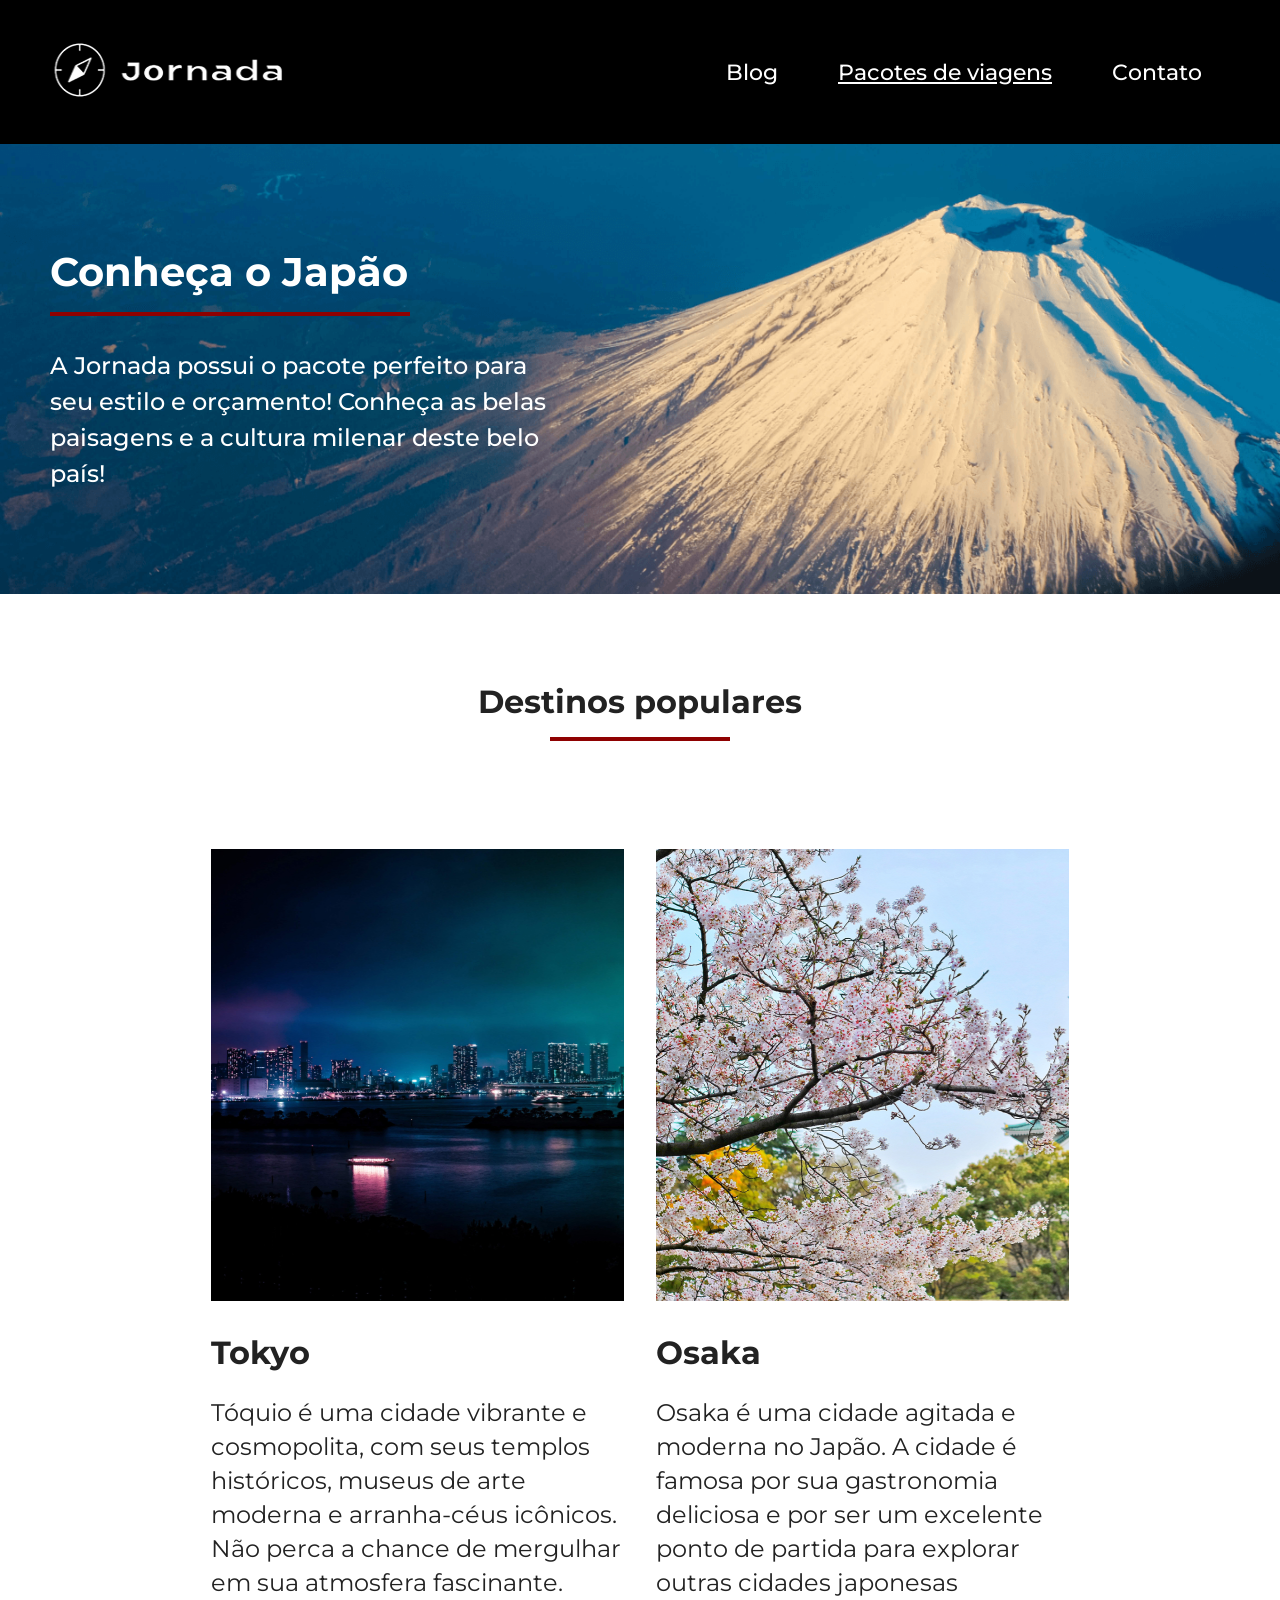
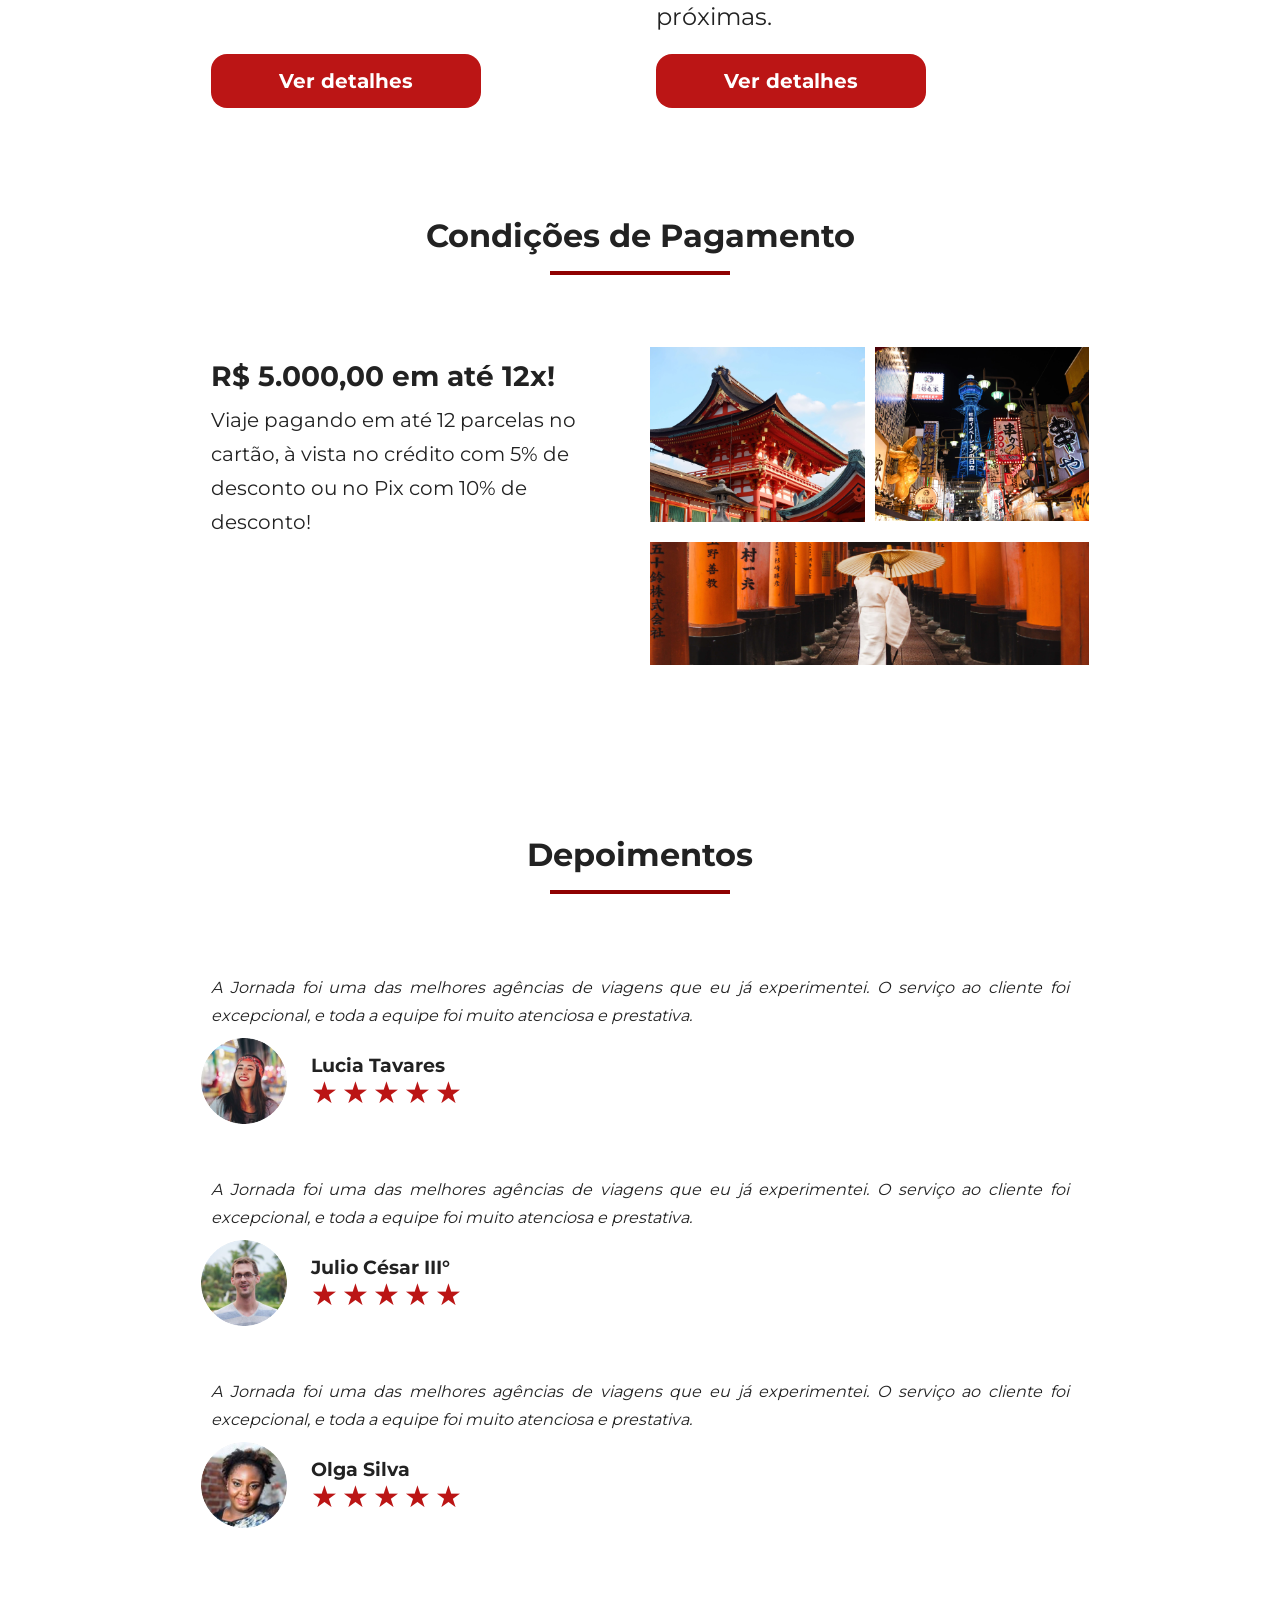
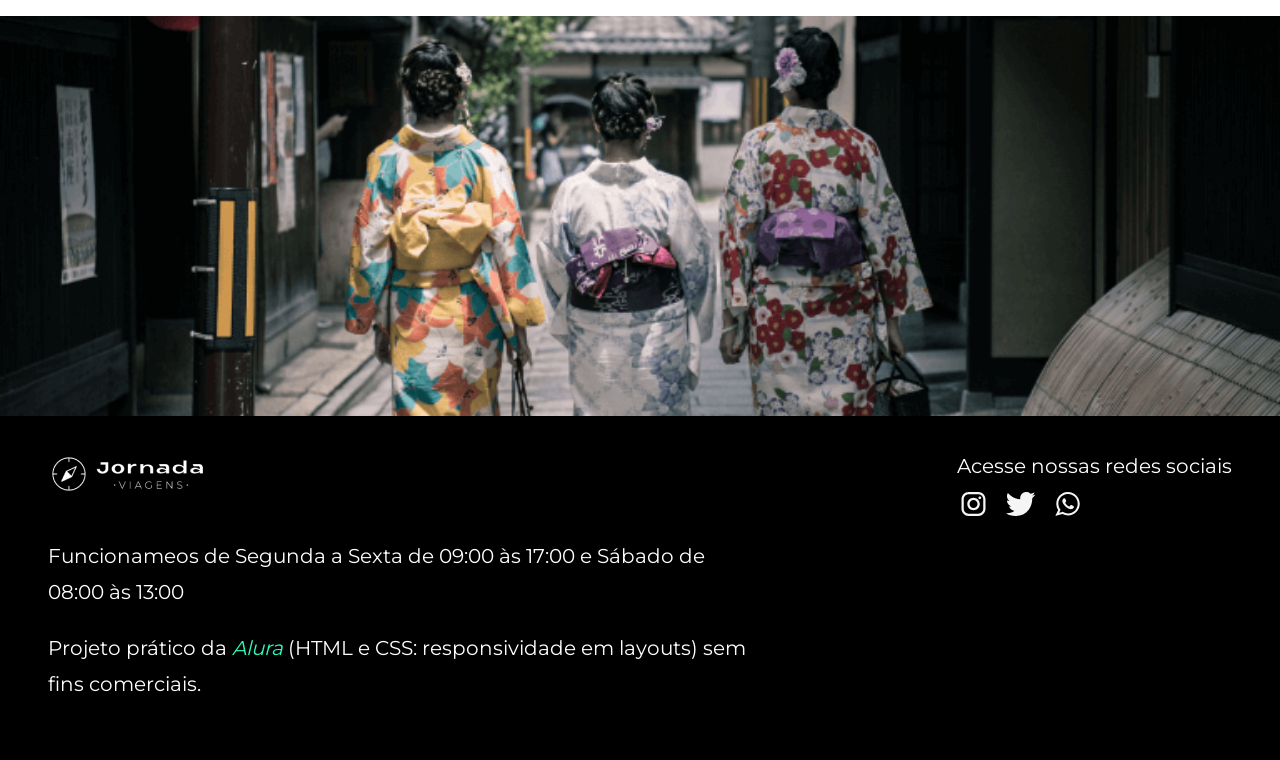
<file: pacotes-de-viagens.html>
<!DOCTYPE html>
<html lang="pt-br">
<head>
    <meta charset="UTF-8">
    <meta name="viewport" content="width=device-width, initial-scale=1.0">
    <link rel="stylesheet" href="./assets/css/style.css" />
    <link rel="shortcut icon" href="./favico.svg" type="xml/svg" />
    <meta name="description" content="Agência de viagens especializada em criar experiências inesquecíveis. Oferecemos pacotes personalizados, destinos exclusivos e atendimento excepcional para tornar sua jornada única e memorável." />
    <meta name="og:title" content="Pacotes de Viagens - Jornada Viagens">
    <meta name="og:description" content="Agência de viagens especializada em criar experiências inesquecíveis. Oferecemos pacotes personalizados, destinos exclusivos e atendimento excepcional para tornar sua jornada única e memorável.">
    <meta name="og:image" content="https://georgene-estevam.github.io/assets/img/logo-footer.png">
    <meta name="og:type" content="website">
    <meta name="og:url" content="https://georgene-estevam.github.io/projeto-jornada-viagnes/">
    <title>Pacotes de Viagens</title>
</head>
<body>
    <header class="main-header">
      <a class="logo" href="./index.html" title="Voltar para a página inicial">
        <img
          class="logo-mobile"
          src="./assets/img/bussola-jornada-branco.png"
          alt="Bussola do logo Jornada Viagens"
        />

        <img
          class="logo-desktop"
          src="./assets/img/bussola-texto-jornada-branco.png"
          alt="Logo Jornada Viagens na cor branca"
        />
      </a>

      <div class="hamburguer">
        <img src="./assets/img/menu.png" alt="Menu de navegação" />
      </div>

      <nav class="menu">
        <ul>
          <li>
            <a href="blog.html" title="Acessar Blog">Blog</a>
          </li>
          <li>
            <a href="pacotes-de-viagens.html" class="active" title="Acessar Pacotes de viagens">Pacotes de viagens</a>
          </li>
          <li><a href="contato.html" title="Acessar Contato">Contato</a></li>
        </ul>
      </nav>
    </header>

    <!--Início da seção de hero-->
    <section class="travel-package hero">
      <div class="hero-img">
        <div class="hero-content">
          <h1>Conheça o Japão</h1>
          <hr />
          <p class="content-text">A Jornada possui o pacote perfeito para seu estilo e orçamento! Conheça as belas paisagens e a cultura milenar deste belo país!</p>
        </div>
      </div>
    </section>
    <!--Fim da seção de hero-->

    <!--Início da seção de destinos-->
    <section class="destinations">
      <div class="container">
        <div class="section-title">
          <h2>Destinos populares</h2>
          <hr />
        </div>

        <div class="destinations-items">
          <article class="travel-package item">
            <header>
              <div class="img-item tokyo"></div>
              <h3 class="content-title">Tokyo</h3>
            </header>
            <footer>
              <p class="content-text">
                Tóquio é uma cidade vibrante e cosmopolita, com seus templos
                históricos, museus de arte moderna e arranha-céus icônicos. Não
                perca a chance de mergulhar em sua atmosfera fascinante.
              </p>

              <a href="#" class="button">Ver detalhes</a>
            </footer>
          </article>

          <article class="travel-package item">
            <header>
              <div class="img-item osaka"></div>
              <h3 class="content-title">Osaka</h3>
            </header>
            <footer>
              <p class="content-text">
                Osaka é uma cidade agitada e moderna no Japão. A cidade é famosa por
                sua gastronomia deliciosa e por ser um excelente ponto de partida
                para explorar outras cidades japonesas próximas.
              </p>

              <a href="#" class="button">Ver detalhes</a>
            </footer>
          </article>
        </div>
      </div>
    </section>
    <!--Fim da seção de destinos-->

    <!--Início da seção de pagamentos-->
    <section class="travel-package payments">
      <div class="container">
        <div class="section-title">
          <h2>Condições de Pagamento</h2>
          <hr />
        </div>

        <div class="travel-package content-container">
          <div class="travel-package text-content">
            <h3 class="content-title">R$ 5.000,00 em até 12x!</h3>
            <p class="content-text">Viaje pagando em até 12 parcelas no cartão, à vista no crédito com
              5% de desconto ou no Pix com 10% de desconto!</p>
          </div>

          <div class="travel-package image-gallery">
            <div class="image gallery-1"></div>
            <div class="image gallery-2"></div>
            <div class="image gallery-3 colspan-2"></div>
          </div>
        </div>
      </div>
    </section>
    <!--Fim da seção de pagamentos-->

    <!--Início da seção de depoimentos-->
    <section class="travel-package testimonials">
      <div class="container">
        <div class="section-title">
          <h2>Depoimentos</h2>
          <hr />
        </div>

        <div class="testimonials-container">
          <article>
            <header>
              <p>A Jornada foi uma das melhores agências de viagens que eu já experimentei. O serviço ao cliente foi excepcional, e toda a equipe foi muito atenciosa e prestativa.</p>
            </header>

            <footer>
              <img src="./assets/img/travel-packages/avatar-lucia.png" alt="imagem de perfil da avaliação do cliente citada acima">
              <div class="profile-content">
                <h3>Lucia Tavares</h3>
                <div class="rating">
                  <span class="star">★</span>
                  <span class="star">★</span>
                  <span class="star">★</span>
                  <span class="star">★</span>
                  <span class="star">★</span>
                </div>
              </div>
            </footer>
          </article>

          <article>
            <header>
              <p>A Jornada foi uma das melhores agências de viagens que eu já experimentei. O serviço ao cliente foi excepcional, e toda a equipe foi muito atenciosa e prestativa.</p>
            </header>

            <footer>
              <img src="./assets/img/travel-packages/avatar-julio.png" alt="imagem de perfil da avaliação do cliente citada acima">
              <div class="profile-content">
                <h3>Julio César III°</h3>
                <div class="rating">
                  <span class="star">★</span>
                  <span class="star">★</span>
                  <span class="star">★</span>
                  <span class="star">★</span>
                  <span class="star">★</span>
                </div>
              </div>
            </footer>
          </article>

          <article>
            <header>
              <p>A Jornada foi uma das melhores agências de viagens que eu já experimentei. O serviço ao cliente foi excepcional, e toda a equipe foi muito atenciosa e prestativa.</p>
            </header>

            <footer>
              <img src="./assets/img/travel-packages/avatar-olga.png" alt="imagem de perfil da avaliação do cliente citada acima">
              <div class="profile-content">
                <h3>Olga Silva</h3>
                <div class="rating">
                  <span class="star">★</span>
                  <span class="star">★</span>
                  <span class="star">★</span>
                  <span class="star">★</span>
                  <span class="star">★</span>
                </div>
              </div>
            </footer>
          </article>
        </div>
      </div>
    </section>
    <!--Fim da seção de depoimentos-->

    <!--Início do bottom-hero-->
    <section class="travel-package bottom-hero">
      <div class="hero-img"></div>
    </section>
    <!--Fim do bottom-hero-->
    
    <!--Início do footer-->
    <footer>
      <div class="footer-content">
        <div class="footer-content-wrapper">
          <a href="./index.html"><img src="./assets/img/logo-footer.png" alt="Logo Jornada viagem" title="Voltar para a página inicial"></a>
          
          <p>Funcionameos de Segunda a Sexta de 09:00 às 17:00 e Sábado de 08:00 às 13:00</p>
          <p>Projeto prático da <a href="https://www.alura.com.br" target="_blank" rel="noopener noreferrer">Alura</a> (HTML e CSS: responsividade em layouts) sem fins comerciais.</p>
        </div>
        
        <div class="social-media">
          <p>Acesse nossas redes sociais</p>
          <a href="#" target="_blank" rel="noopener noreferrer">
            <img src="./assets/img/icone-instagram.svg" alt="Ícone do Instagram" title="Acesse o Instagram da Jornada Viagem">
          </a>
          <a href="#" target="_blank" rel="noopener noreferrer">
            <img src="./assets/img/icone-twitter.svg" alt="Ícone do twitter" title="Acesse o twitter da Jornada Viagem">
          </a>
          <a href="#" target="_blank" rel="noopener noreferrer">
            <img src="./assets/img/icone-whatsapp.svg" alt="Ícone do WhatsApp" title="Acesse o WhatsApp da Jornada Viagem">
          </a>
        </div>
      </div>
    </footer>
    <!--Fim do footer-->

    <script src="./menu_mobile.js"></script>
</body>
</html>
</file>
<file: assets/css/style.css>
@import url(./global.css);
@import url(./header.css);
@import url(./hero.css);
@import url(./offers.css);
@import url(./categories.css);
@import url(./destinations.css);
@import url(./payments.css);
@import url(./testimonials.css);
@import url(./footer.css);
@import url(./contact.css);
@import url(./blog.css);
</file>
